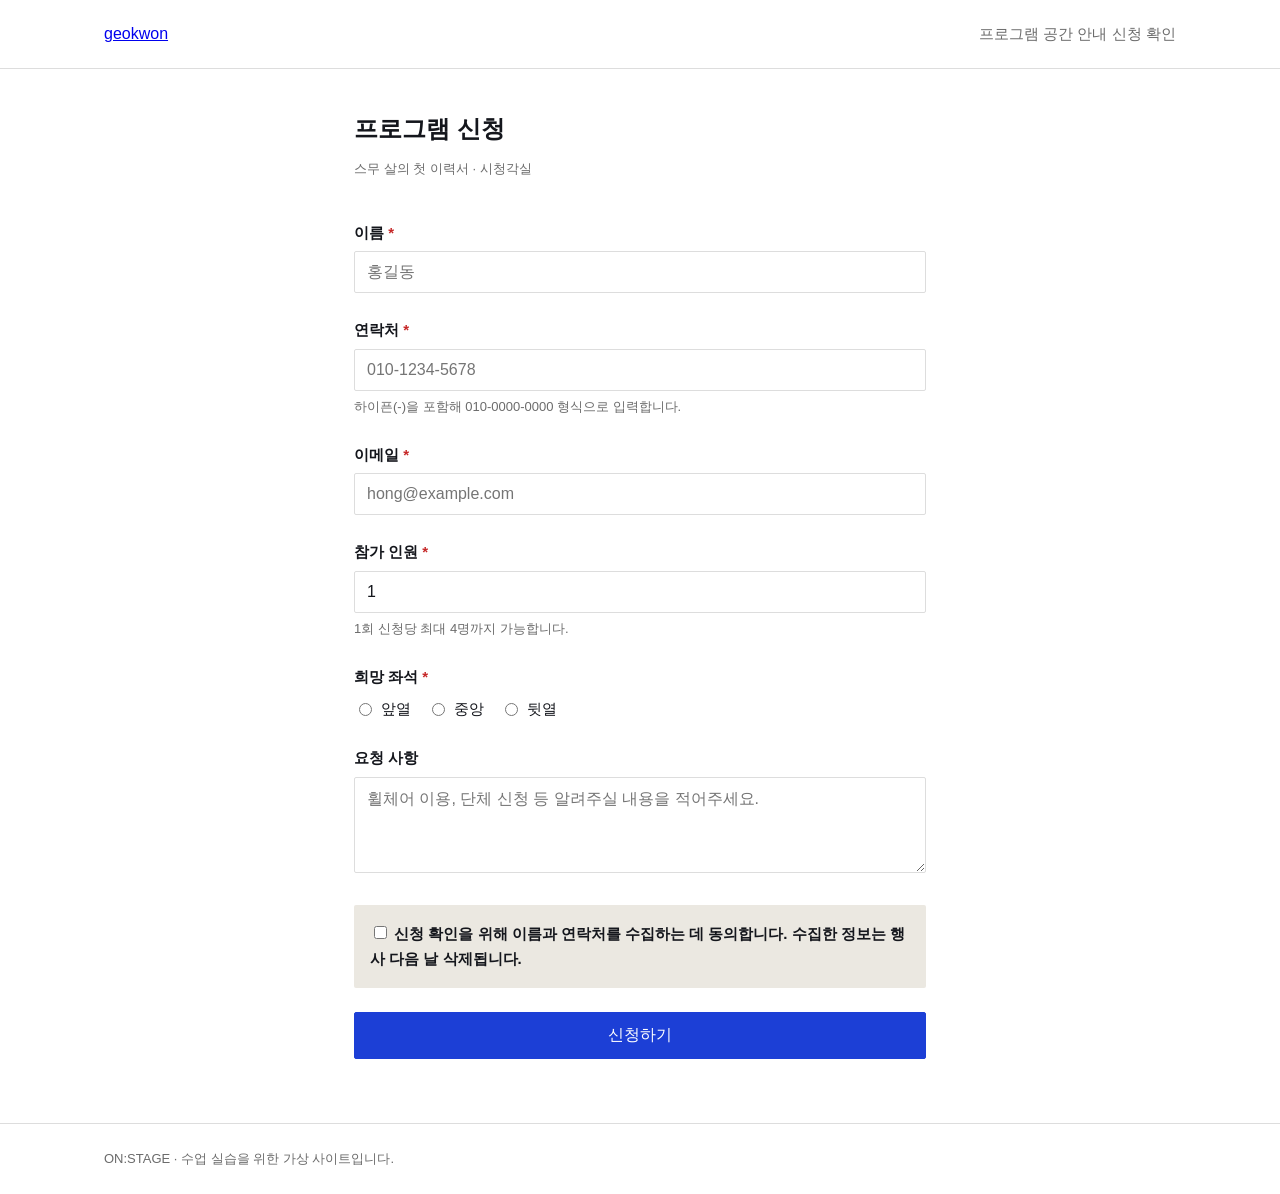
<file: apply.html>
<!DOCTYPE html>
<html lang="ko">
<head>
  <meta charset="UTF-8">
  <meta name="viewport" content="width=device-width, initial-scale=1.0">
  <title>신청하기 — geokwon</title>
  <link rel="stylesheet" href="css/tokens.css">
  <link rel="stylesheet" href="css/style.css">
</head>
<body>

<header class="site-header">
  <div class="wrap">
    <a href="index.html" class="logo">geokwon</a>
    <button type="button" class="menu-btn" id="menuBtn"
            aria-expanded="false" aria-controls="gnb">메뉴</button>
    <nav class="gnb" id="gnb" aria-label="주요 메뉴">
      <a href="index.html">프로그램</a>
      <a href="#">공간 안내</a>
      <a href="#">신청 확인</a>
    </nav>
  </div>
</header>


<!-- ══════════════════════════════════════════════════════════════
     [4주차] 신청 폼
     ─────────────────────────────────────────────────────────────
     ⚠ 입력 항목은 선생님이 정한 7가지로 고정입니다. 추가·삭제하지 마세요.
       5주차에 이 항목들로 테스트 케이스를 만들기 때문입니다.
       자세한 규칙은 docs/신청폼_필드명세.md 를 보세요.

     ⚠ novalidate 속성은 5주차에 붙입니다. 지금은 없는 상태로 두세요.
     ══════════════════════════════════════════════════════════════ -->
<main class="form-page" id="formScreen">
  <div class="wrap">
    <h1>프로그램 신청</h1>
    <p>스무 살의 첫 이력서 · 시청각실</p>

    <form id="applyForm" novalidate>

      <!-- ▼▼▼ 항목 1 ▸ 완성본 제공. 이 구조를 그대로 따라 하세요 ▼▼▼

           한 항목은 네 부분으로 이루어집니다.
             ① label   무엇을 입력하는지 (for 값과 input의 id가 같아야 함)
             ② input   실제 입력칸
             ③ hint    입력 전에 알려주는 형식 안내 (없어도 되는 항목이 있음)
             ④ error   틀렸을 때 나오는 메시지 (평소엔 CSS가 숨겨둠)
      -->
      <div class="field">
        <label for="name">이름 <span class="req" aria-hidden="true">*</span></label>
        <input type="text" id="name" name="name" required
               placeholder="홍길동" autocomplete="name">
        <p class="error" id="err-name">이름을 입력해 주세요.</p>
      </div>
      <!-- ▲▲▲ 여기까지 항목 1 ▲▲▲ -->


      <!-- ② 연락처 -->
      <div class="field">
        <label for="tel">연락처 <span class="req" aria-hidden="true">*</span></label>
        <input type="tel" id="tel" name="tel" required
               pattern="010-\d{4}-\d{4}"
               placeholder="010-1234-5678" autocomplete="tel">
        <p class="hint">하이픈(-)을 포함해 010-0000-0000 형식으로 입력합니다.</p>
        <p class="error" id="err-tel">010-1234-5678 형식으로 입력해 주세요.</p>
      </div>

      <!-- ③ 이메일 -->
      <div class="field">
        <label for="email">이메일 <span class="req" aria-hidden="true">*</span></label>
        <input type="email" id="email" name="email" required
               placeholder="hong@example.com" autocomplete="email">
        <p class="error" id="err-email">이메일 주소 형식을 확인해 주세요.</p>
      </div>


      <!-- ④ 참가 인원 -->
      <div class="field">
        <label for="count">참가 인원 <span class="req" aria-hidden="true">*</span></label>
        <input type="number" id="count" name="count" required
               min="1" max="4" value="1">
        <p class="hint">1회 신청당 최대 4명까지 가능합니다.</p>
        <p class="error" id="err-count">1명 이상 4명 이하로 입력해 주세요.</p>
      </div>

      <!-- ⑤ 희망 좌석 -->
      <div class="field">
        <label>희망 좌석 <span class="req" aria-hidden="true">*</span></label>
        <div class="radio-group">
          <label><input type="radio" name="seat" value="앞열" required> 앞열</label>
          <label><input type="radio" name="seat" value="중앙"> 중앙</label>
          <label><input type="radio" name="seat" value="뒷열"> 뒷열</label>
        </div>
        <p class="error" id="err-seat">희망 좌석을 선택해 주세요.</p>
      </div>

      <!-- ⑥ 요청 사항 -->
      <div class="field">
        <label for="note">요청 사항</label>
        <textarea id="note" name="note"
                  placeholder="휠체어 이용, 단체 신청 등 알려주실 내용을 적어주세요."></textarea>
      </div>

      <!-- ⑦ 개인정보 동의 -->
      <div class="field">
        <label class="agree" for="agree">
          <input type="checkbox" id="agree" name="agree" required>
          <span>신청 확인을 위해 이름과 연락처를 수집하는 데 동의합니다.
                수집한 정보는 행사 다음 날 삭제됩니다.</span>
        </label>
        <p class="error" id="err-agree">개인정보 수집에 동의해야 신청할 수 있습니다.</p>
      </div>


      <button type="submit" class="btn btn--block">신청하기</button>
    </form>
  </div>
</main>


<!-- ══════════════════════════════════════════════════════════════
     완료 화면 ▸ 완성본 제공
     평소에는 CSS가 숨겨두고, 5주차에 JS가 보이게 만듭니다.
     프로그램 이름만 팀 것으로 바꾸세요.
     ══════════════════════════════════════════════════════════════ -->
<main class="done is-hidden" id="doneScreen">
  <div class="wrap">
    <h1>신청이 접수되었습니다</h1>
    <p>입력하신 연락처로 확인 문자가 발송됩니다.</p>

    <dl class="receipt">
      <div><dt>신청번호</dt><dd id="r-no">OS-261008-0031</dd></div>
      <div><dt>프로그램</dt><dd>스무 살의 첫 이력서</dd></div>
      <div><dt>신청자</dt><dd id="r-name">—</dd></div>
      <div><dt>연락처</dt><dd id="r-tel">—</dd></div>
      <div><dt>좌석</dt><dd id="r-seat">—</dd></div>
      <div><dt>인원</dt><dd id="r-count">—</dd></div>
    </dl>

    <a href="index.html" class="btn btn--ghost">프로그램 목록으로</a>
  </div>
</main>


<footer class="site-footer">
  <div class="wrap">ON:STAGE · 수업 실습을 위한 가상 사이트입니다.</div>
</footer>

<script src="js/main.js"></script>
</body>
</html>
</file>
<file: css/tokens.css>
/* ════════════════════════════════════════════════════════════════
   tokens.css — 디자인 토큰
   ════════════════════════════════════════════════════════════════
   이 파일에는 '값'만 적습니다. 실제 모양은 style.css가 만듭니다.

   [2주차 1차시] 디자인 가이드 워크시트에 정한 색을 여기에 옮겨 적으세요.
   여기 한 곳만 바꾸면 사이트 전체 색이 한꺼번에 바뀝니다.

   ⚠ 변수 이름은 절대 바꾸지 마세요. style.css가 이 이름들을 찾습니다.
   ════════════════════════════════════════════════════════════════ */

:root {

  /* ────────────────────────────────────────────────────────────
     ① 색  ▸ TODO: 아래 5개를 팀 색으로 바꾸세요
     ────────────────────────────────────────────────────────────
     지금은 임시 회색이 들어 있습니다. 그대로 두면 감점입니다.

     규칙
       · 주색 3개 + 강조색 1개 + 보조색 1개, 총 5개만 씁니다
       · 색 코드는 #RRGGBB 형식으로 적습니다
       · --ink 와 --paper 는 서로 충분히 진하고 밝아야 합니다
         (글자와 배경의 대비. 6주차에 검사합니다)

     색 고르는 곳
       coolors.co  ·  color.adobe.com  ·  개발자도구로 좋아하는 사이트 색 추출
     ──────────────────────────────────────────────────────────── */

  --ink:       #14161c;
--paper:     #ffffff;
--wall:      #ebe8e1;
--brand:     #1c3fd6;
--highlight: #ffd23f;


  /* ────────────────────────────────────────────────────────────
     ② 보조 색  ▸ 그대로 두어도 됩니다
     ──────────────────────────────────────────────────────────── */

  --ink-soft:  #6b6b6b;   /* 덜 중요한 글자 */
  --line:      #dddddd;   /* 테두리와 구분선 */
  --danger:    #c62828;   /* 오류 메시지. 빨강 계열을 유지하세요 */


  /* ────────────────────────────────────────────────────────────
     ③ 글자 크기  ▸ 완성본 제공
     ────────────────────────────────────────────────────────────
     1rem = 16px 입니다.
     크기는 이 5개 안에서만 고르세요. 여기 없는 크기를 쓰면
     화면이 어수선해지고 6주차 체크리스트에서 감점됩니다.
     ──────────────────────────────────────────────────────────── */

  --fs-hero:   2.75rem;    /* 44px — 첫 화면의 큰 제목 */
  --fs-h2:     1.5rem;     /* 24px — 섹션 제목 */
  --fs-h3:     1.125rem;   /* 18px — 카드 제목 */
  --fs-body:   1rem;       /* 16px — 본문 */
  --fs-small:  0.8125rem;  /* 13px — 날짜, 안내 문구 */


  /* ────────────────────────────────────────────────────────────
     ④ 여백  ▸ 완성본 제공
     ────────────────────────────────────────────────────────────
     8의 배수로 만든 5단계입니다.
     margin, padding, gap 값은 이 안에서만 고르세요.
     ──────────────────────────────────────────────────────────── */

  --sp-1: 8px;    /* 아주 좁게 — 아이콘과 글자 사이 */
  --sp-2: 16px;   /* 좁게 — 카드 안쪽 */
  --sp-3: 24px;   /* 보통 — 요소 사이 */
  --sp-4: 40px;   /* 넓게 — 큰 덩어리 사이 */
  --sp-5: 64px;   /* 아주 넓게 — 섹션 위아래 */


  /* ────────────────────────────────────────────────────────────
     ⑤ 그 밖에  ▸ 완성본 제공
     ──────────────────────────────────────────────────────────── */

  --radius: 2px;      /* 모서리 둥글기. 0이면 각지고, 크면 둥글둥글 */
  --maxw:  1120px;    /* 콘텐츠 최대 가로 폭 */
}
</file>
<file: css/style.css>
/* ════════════════════════════════════════════════════════════════
   style.css — 실제 스타일
   ════════════════════════════════════════════════════════════════
   TODO 표시가 있는 곳만 채우면 됩니다.
   나머지는 완성본이니 건드리지 마세요.

   ⚠ 색과 크기는 직접 적지 말고 반드시 var(--이름) 으로 쓰세요.
       ✗  color: #1c3fd6;
       ✓  color: var(--brand);
   ════════════════════════════════════════════════════════════════ */


/* ═══ 0. 초기화 ▸ 완성본 ═════════════════════════════════════ */

/* ✅ 올바른 코드 (수정 후) */
* { box-sizing: border-box; }

body, h1, h2, h3, p, ul, dl, dd, figure { margin: 0; padding: 0; }
ul { list-style: none; }
img { display: block; max-width: 100%; }

body {
  font-family: -apple-system, BlinkMacSystemFont, "Apple SD Gothic Neo",
               "Malgun Gothic", "맑은 고딕", sans-serif;
  font-size: var(--fs-body);
  line-height: 1.7;
  color: var(--ink);
  background: var(--paper);
}


/* 모든 섹션의 가로 정렬을 담당합니다 */
.wrap {
  max-width: var(--maxw);
  margin: 0 auto;
  padding: 0 var(--sp-3);
}


/* 키보드 Tab으로 이동할 때 위치 표시. 절대 지우지 마세요 (6주차 검사) */
a:focus-visible, button:focus-visible,
input:focus-visible, textarea:focus-visible {
  outline: 2px solid var(--brand);
  outline-offset: 2px;
}


/* JS가 요소를 숨길 때 쓰는 클래스 */
.is-hidden { display: none; }


/* ═══ 1. 헤더 ═══ [3주차 2차시] ════════════════════════════════ */

.site-header {
  border-bottom: 1px solid var(--line);
  background: var(--paper);
  position: relative;
}

.site-header .wrap {
  height: 68px;

  display: flex;
  justify-content: space-between;
  align-items: center;

}


/* 메뉴 항목 TODO는 아직 건드리지 않음 */
.gnb {
  /* TODO(3주차): 메뉴 항목들을 가로로 놓고 사이 간격을 --sp-3 으로
     힌트: display 와 gap 두 줄 */

}


.gnb a {
  color: var(--ink-soft);
  text-decoration: none;
  font-size: 0.9375rem;
}
.gnb a:hover { color: var(--ink); }

/* 모바일 메뉴 버튼 ▸ 완성본. 평소엔 숨어 있다가 좁은 화면에서 나옵니다 */
.menu-btn {
  display: none;
  border: 1px solid var(--line);
  background: var(--paper);
  border-radius: var(--radius);
  padding: 6px 10px;
  font-size: var(--fs-small);
  font-family: inherit;
  cursor: pointer;
}


/* ═══ 2. 히어로 ═══ [3주차 3차시] ══════════════════════════════ */

.hero {
  background: var(--wall);
  padding: var(--sp-5) 0;
}

.hero .wrap {
  display: flex;
  gap: var(--sp-4);
  align-items: center;
}


.hero-text {
  flex: 1;
}


.hero-figure {
  flex: 1;
}


.hero-label {
  font-size: var(--fs-small);
  color: var(--brand);
  font-weight: 700;
  margin-bottom: var(--sp-1);
}

.hero h1 {
  font-size: var(--fs-hero);
  line-height: 1.2;
  letter-spacing: -0.03em;
  margin-bottom: var(--sp-2);
}

.hero p {
  color: var(--ink-soft);
  max-width: 34em;
  margin-bottom: var(--sp-3);
}

.hero-figure img {
  width: 100%;
  aspect-ratio: 4 / 3;
  object-fit: cover;
  background: var(--line);
}


/* ═══ 3. 버튼 ▸ 완성본 ════════════════════════════════════════ */

.btn {
  display: inline-block;
  padding: 12px var(--sp-3);
  border: 1px solid var(--brand);
  border-radius: var(--radius);
  background: var(--brand);
  color: var(--paper);
  font-size: var(--fs-body);
  font-family: inherit;
  text-decoration: none;
  cursor: pointer;
}
.btn:hover { opacity: 0.85; }

.btn--ghost { background: transparent; color: var(--brand); }
.btn--block { display: block; width: 100%; text-align: center; }


/* ═══ 4. 섹션 제목 ▸ 완성본 ═══════════════════════════════════ */

.section { padding: var(--sp-5) 0; }

.section-head {
  display: flex;
  align-items: baseline;
  justify-content: space-between;
  margin-bottom: var(--sp-3);
}
.section-head h2 { font-size: var(--fs-h2); letter-spacing: -0.02em; }
.section-head p  { color: var(--ink-soft); font-size: var(--fs-small); }


/* ═══ 5. 필터 칩 ▸ 완성본 ═════════════════════════════════════ */

.filters {
  display: flex;
  flex-wrap: wrap;
  gap: var(--sp-1);
  margin-bottom: var(--sp-3);
}


.chip {
  padding: 7px 16px;
  border: 1px solid var(--line);
  border-radius: 999px;
  background: var(--paper);
  color: var(--ink-soft);
  font-size: var(--fs-small);
  font-family: inherit;
  cursor: pointer;
}
.chip:hover { border-color: var(--ink-soft); }

.chip.is-active {
  background: var(--ink);
  border-color: var(--ink);
  color: var(--paper);
}


/* ═══ 6. 카드 목록 ═══ [3주차 3차시] ═══════════════════════════ */

.card-grid {
  display: grid;
  grid-template-columns: repeat(3, 1fr);
  gap: var(--sp-3);
}


.card {
  display: block;
  text-decoration: none;
  color: inherit;
  border: 1px solid var(--line);
  border-radius: var(--radius);
  overflow: hidden;
  background: var(--paper);
}
.card:hover { border-color: var(--ink); }

.card img {
  width: 100%;
  background: var(--line);

  aspect-ratio: 3 / 4;
  object-fit: cover;
}


.card-body { padding: var(--sp-2); }
.card-cat  { font-size: var(--fs-small); color: var(--brand); margin-bottom: 4px; }
.card h3   { font-size: var(--fs-h3); letter-spacing: -0.02em; margin-bottom: 6px; }
.card-meta { font-size: var(--fs-small); color: var(--ink-soft); }

.badge {
  display: inline-block;
  background: var(--highlight);
  color: var(--ink);
  font-size: 0.75rem;
  font-weight: 700;
  padding: 2px 8px;
  border-radius: var(--radius);
  margin-left: 6px;
}


/* ═══ 7. 상세 화면 ═══ [4주차 1차시] ═══════════════════════════ */

.detail { padding: var(--sp-4) 0 var(--sp-5); }

.detail-top {
  /* TODO(4주차): 포스터와 정보를 좌우로 나란히, 위쪽 기준 정렬,
                  사이 간격 --sp-4
     힌트: display / gap / align-items: flex-start */
  display: flex;
  gap: var(--sp-4);
  align-items: flex-start;
}


.detail-poster {
  /* TODO(4주차): 늘어나지도 줄어들지도 않는 340px 고정 폭으로
     힌트: flex: 0 0 340px;   (또는 width 와 flex-shrink 두 줄) */
  flex: 0 0 340px;
}


.detail-poster img {
  width: 100%;
  aspect-ratio: 3 / 4;
  object-fit: cover;
  background: var(--line);
}


.detail-info {
  /* TODO(4주차): 남는 공간을 전부 쓰게 */
  flex: 1;
}


.detail-info h1 {
  font-size: 2rem;
  letter-spacing: -0.03em;
  margin-bottom: var(--sp-2);
}


/* 정보 목록 ▸ 완성본 */
.spec { border-top: 1px solid var(--line); margin: var(--sp-3) 0; }
.spec div {
  display: flex;
  gap: var(--sp-2);
  padding: 12px 0;
  border-bottom: 1px solid var(--line);
  font-size: 0.9375rem;
}
.spec dt { flex: 0 0 88px; color: var(--ink-soft); }
.spec dd { flex: 1; }

.detail-body { margin-top: var(--sp-4); max-width: 40em; }
.detail-body h2 { font-size: var(--fs-h3); margin-bottom: var(--sp-1); }
.detail-body p  { color: var(--ink-soft); margin-bottom: var(--sp-2); }


/* ═══ 8. 신청 폼 ▸ 완성본 ═════════════════════════════════════ */

.form-page { padding: var(--sp-4) 0 var(--sp-5); }
.form-page > .wrap { max-width: 620px; }
.form-page h1 { font-size: var(--fs-h2); margin-bottom: var(--sp-1); }
.form-page > .wrap > p {
  color: var(--ink-soft);
  font-size: var(--fs-small);
  margin-bottom: var(--sp-4);
}

.field { margin-bottom: var(--sp-3); }

.field > label {
  display: block;
  font-size: 0.9375rem;
  font-weight: 700;
  margin-bottom: 6px;
}

.req { color: var(--danger); }

.field input[type="text"],
.field input[type="tel"],
.field input[type="email"],
.field input[type="number"],
.field textarea {
  width: 100%;
  padding: 11px 12px;
  border: 1px solid var(--line);
  border-radius: var(--radius);
  font-size: var(--fs-body);
  font-family: inherit;
  color: var(--ink);
  background: var(--paper);
}
.field input:focus, .field textarea:focus { border-color: var(--brand); }
.field textarea { resize: vertical; min-height: 96px; }

.hint { font-size: var(--fs-small); color: var(--ink-soft); margin-top: 5px; }

.error { display: none; font-size: var(--fs-small); color: var(--danger); margin-top: 5px; }
.error.is-show { display: block; }
.field.has-error input,
.field.has-error textarea { border-color: var(--danger); }

.radio-group { display: flex; flex-wrap: wrap; gap: var(--sp-2); }
.radio-group label {
  display: flex;
  align-items: center;
  gap: 6px;
  font-size: 0.9375rem;
  cursor: pointer;
}

.agree {
  display: flex;
  gap: var(--sp-1);
  align-items: flex-start;
  background: var(--wall);
  padding: var(--sp-2);
  border-radius: var(--radius);
  font-size: 0.9375rem;
}
.agree input { margin-top: 5px; }


/* ═══ 9. 완료 화면 ▸ 완성본 ═══════════════════════════════════ */

.done { padding: var(--sp-5) 0; text-align: center; }
.done .wrap { max-width: 520px; }
.done h1 { font-size: var(--fs-h2); margin-bottom: var(--sp-1); }
.done > .wrap > p { color: var(--ink-soft); margin-bottom: var(--sp-3); }

.receipt {
  border: 1px solid var(--line);
  border-radius: var(--radius);
  padding: var(--sp-3);
  text-align: left;
  margin-bottom: var(--sp-3);
}

.receipt div {
  display: flex;
  justify-content: space-between;
  padding: 9px 0;
  border-bottom: 1px solid var(--line);
  font-size: 0.9375rem;
}
.receipt div:last-child { border-bottom: 0; }
.receipt dt { color: var(--ink-soft); }
.receipt dd { font-weight: 700; }


/* ═══ 10. 푸터 ▸ 완성본 ═══════════════════════════════════════ */

.site-footer {
  border-top: 1px solid var(--line);
  padding: var(--sp-3) 0;
  color: var(--ink-soft);
  font-size: var(--fs-small);
}


/* ════════════════════════════════════════════════════════════════
   11. 반응형 ═══ [3주차 4차시]
   ════════════════════════════════════════════════════════════════ */

@media (max-width: 768px) {

  :root { --fs-hero: 1.875rem; --sp-5: 40px; }

  .menu-btn { display: block; }
  .gnb {
    display: none;
    position: absolute;
    top: 68px; left: 0; right: 0;
    flex-direction: column;
    gap: 0;
    background: var(--paper);
    border-bottom: 1px solid var(--line);
    padding: var(--sp-2) var(--sp-3);
  }
  .gnb.is-open { display: flex; }

  /* TODO(3주차): 아래 세 가지를 완성하세요.

     ① 히어로(.hero .wrap)와 상세 상단(.detail-top)을 세로로 쌓기
     ② 카드 목록(.card-grid)을 1열로 바꾸기
     ③ 상세 포스터(.detail-poster)의 340px 고정을 풀고
        width: 100%; max-width: 320px; 로 바꾸기
  */

  .hero .wrap,
  .detail-top {
    flex-direction: column;
  }

  .card-grid {
    grid-template-columns: 1fr;
  }

  .detail-poster {
    width: 100%;
    max-width: 320px;
  }

}
</file>
